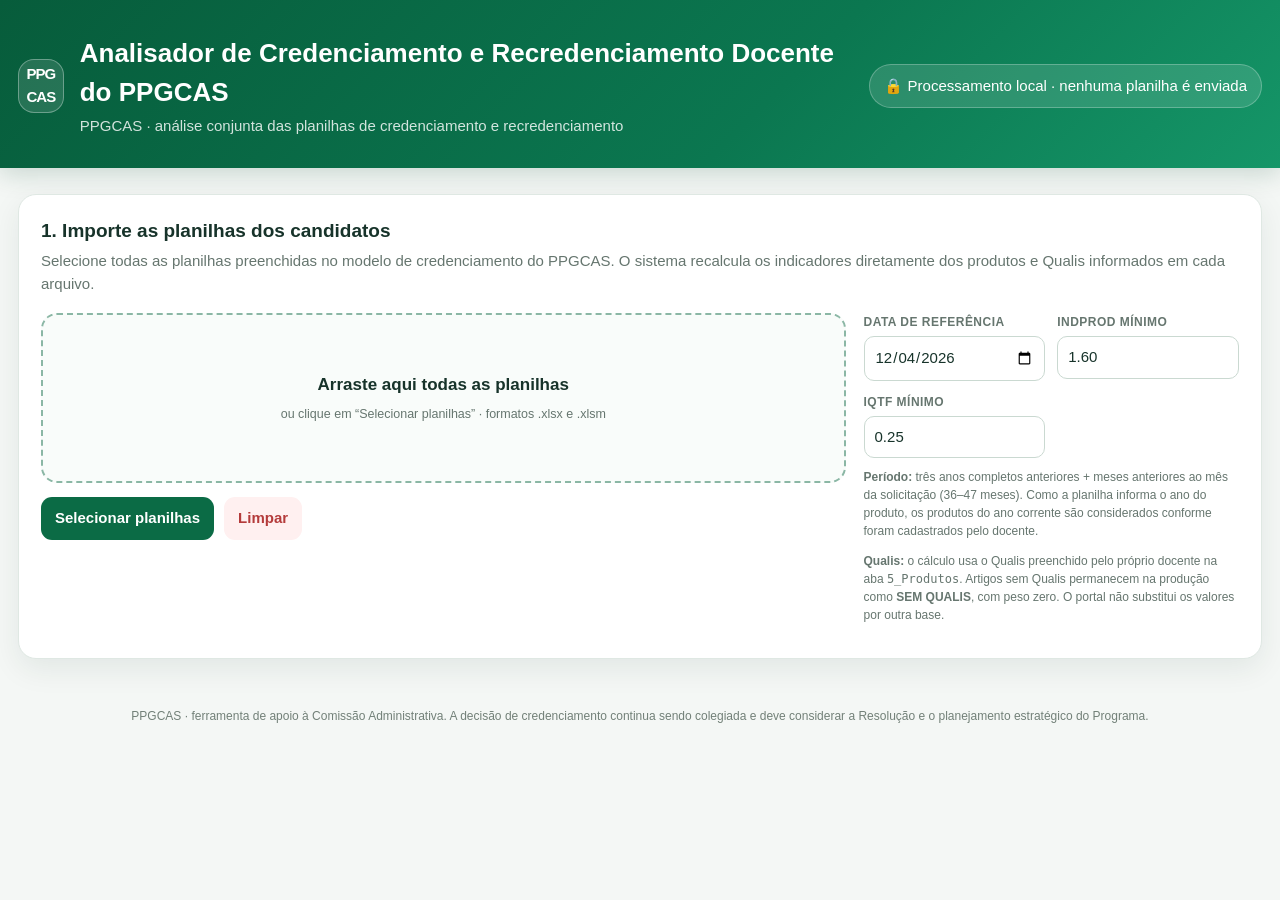
<file: index.html>
<!doctype html>
<html lang="pt-BR">
<head>
  <meta charset="utf-8" />
  <meta name="viewport" content="width=device-width,initial-scale=1" />
  <title>PPGCAS · Analisador de Credenciamento e Recredenciamento Docente</title>
  <link rel="stylesheet" href="css/styles.css" />
</head>
<body>
  <header class="topbar">
    <div class="wrap header-grid">
      <div class="brand">
        <div class="logo">PPG<br>CAS</div>
        <div><h1>Analisador de Credenciamento e Recredenciamento Docente do PPGCAS</h1><p>PPGCAS · análise conjunta das planilhas de credenciamento e recredenciamento</p></div>
      </div>
      <div class="privacy">🔒 Processamento local · nenhuma planilha é enviada</div>
    </div>
  </header>

  <main class="wrap">
    <section class="card panel upload-panel">
      <h2>1. Importe as planilhas dos candidatos</h2>
      <p class="sub">Selecione todas as planilhas preenchidas no modelo de credenciamento do PPGCAS. O sistema recalcula os indicadores diretamente dos produtos e Qualis informados em cada arquivo.</p>
      <div class="upload-grid">
        <div>
          <div id="dropzone" class="dropzone">
            <div><strong>Arraste aqui todas as planilhas</strong><small>ou clique em “Selecionar planilhas” · formatos .xlsx e .xlsm</small></div>
          </div>
          <input id="files" type="file" multiple accept=".xlsx,.xlsm" hidden />
          <div class="actions">
            <button id="choose" class="btn primary">Selecionar planilhas</button>
            <button id="clear" class="btn danger">Limpar</button>
          </div>
          <div id="fileList" class="file-list"></div>
        </div>
        <div>
          <div class="config">
            <div class="field"><label>Data de referência</label><input id="refDate" type="date"></div>
            <div class="field"><label>IndProd mínimo</label><input id="minIndProd" type="number" min="0" step="0.05" value="1.60"></div>
            <div class="field"><label>IQTF mínimo</label><input id="minIQTF" type="number" min="0" step="0.01" value="0.25"></div>
          </div>
          <p class="note"><b>Período:</b> três anos completos anteriores + meses anteriores ao mês da solicitação (36–47 meses). Como a planilha informa o ano do produto, os produtos do ano corrente são considerados conforme foram cadastrados pelo docente.</p>
          <p class="note"><b>Qualis:</b> o cálculo usa o Qualis preenchido pelo próprio docente na aba <code>5_Produtos</code>. Artigos sem Qualis permanecem na produção como <b>SEM QUALIS</b>, com peso zero. O portal não substitui os valores por outra base.</p>
        </div>
      </div>
    </section>

    <section id="results" class="hidden">
      <div class="kpis">
        <div class="card kpi"><span>Candidatos</span><b id="kCandidates">0</b><small>planilhas válidas</small></div>
        <div class="card kpi"><span>Sem pendência</span><b id="kEligible">0</b><small>critérios mensuráveis</small></div>
        <div class="card kpi"><span>Mediana IndProd</span><b id="kMedian">0,00</b><small>grupo analisado</small></div>
        <div class="card kpi"><span>Mediana IQTF</span><b id="kIQTF">0,00</b><small>grupo analisado</small></div>
        <div class="card kpi"><span>Projetos informados</span><b id="kFunding">R$ 0</b><small>recursos declarados</small></div>
      </div>

      <section class="card panel weights-panel">
        <h2>2. Critérios do escore comparativo</h2>
        <p class="sub">O escore abaixo é um recurso de apoio à decisão e <b>não faz parte da Resolução</b>. Altere os pesos conforme a estratégia do PPGCAS. A elegibilidade regulamentar permanece separada.</p>
        <div class="weights">
          <div class="field"><label>Qualidade Qualis (%)</label><input class="weight" id="wQualis" type="number" min="0" value="75"></div>
          <div class="field"><label>IndProd (%)</label><input class="weight" id="wInd" type="number" min="0" value="10"></div>
          <div class="field"><label>Orientações (%)</label><input class="weight" id="wOrient" type="number" min="0" value="10"></div>
          <div class="field"><label>Projetos/captação (%)</label><input class="weight" id="wProj" type="number" min="0" value="3"></div>
          <div class="field"><label>IQTF (%)</label><input class="weight" id="wIQTF" type="number" min="0" value="2"></div>
        </div>
        <p class="note"><b>Normalização do escore:</b> Qualidade Qualis já está em 0–100 (% do IndProd proveniente de A1–A4). O IndProdScore mantém a referência atual: IndProd mínimo = 50 pontos e 2× o mínimo = 100. IQTF e Orientações são normalizados por <b>X/Xmáx × 100</b> dentro do grupo analisado. Projetos e captação também são normalizados pelo maior valor do grupo; a captação usa log(1+R$) antes da normalização para reduzir o efeito de valores extremos. Os pesos informados são normalizados automaticamente pela soma.</p>
      </section>

      <section class="card panel">
        <div class="toolbar">
          <div class="left">
            <div><h2 style="margin:0">3. Ranking e qualificação</h2><p class="sub" style="margin:3px 0 0">Marque os docentes que pretende selecionar/incluir. A mesma seleção será usada nas projeções dos painéis 4 e 5 e na comparação detalhada.</p></div>
          </div>
          <div class="right">
            <div class="field"><label>Ordenar por</label><select id="sortBy"><option value="score">Escore comparativo</option><option value="indProd">IndProd</option><option value="qualisQuality">Qualidade Qualis</option><option value="iqtf">IQTF</option><option value="funding">Captação</option></select></div>
            <button id="exportCsv" class="btn blue">Exportar CSV</button>
            <button id="print" class="btn">Imprimir / PDF</button>
          </div>
        </div>
        <div class="table-wrap">
          <table id="rankingTable">
            <thead><tr>
              <th class="select-col">Selecionados</th><th>#</th><th>Docente</th><th>Situação</th><th>Pendências</th><th>Escore</th><th>Qualificação</th>
              <th class="num">IndProd</th><th class="num">IndArt</th><th class="num" title="Percentual do IndProd total proveniente de artigos A1–A4">A1–A4<br><small>% IndProd</small></th><th class="num">Qualis médio</th><th class="num">IQTF</th><th class="num">Titulados</th><th class="num">Projetos</th><th class="num">Captação</th>
            </tr></thead><tbody></tbody>
          </table>
        </div>
      </section>

      <div class="charts">
        <section class="card chart-card"><h3>IndProd por docente</h3><canvas id="chartIndProd" width="900" height="320"></canvas></section>
        <section class="card chart-card"><h3>Distribuição Qualis dos artigos</h3><canvas id="chartQualis" width="620" height="320"></canvas></section>
        <section class="card chart-card wide"><h3>Docentes × Qualis dos artigos</h3><canvas id="chartQualisHeatmap" width="1100" height="420"></canvas></section>
        <section class="card chart-card wide"><h3>Produção com discentes × Qualis dos artigos</h3><canvas id="chartStudentQualisHeatmap" width="1100" height="420"></canvas></section>
        <section class="card chart-card wide"><h3>Produção por linha de pesquisa × Qualis</h3><canvas id="chartLineQualis" width="1250" height="460"></canvas></section>
        <section class="card chart-card wide"><h3>Áreas do título de doutorado dos candidatos</h3><canvas id="chartDoctorateArea" width="1050" height="420"></canvas></section>
        <section class="card chart-card"><h3>Orientandos e titulados</h3><canvas id="chartOrientacaoHeatmap" width="700" height="420"></canvas></section>
        <section class="card chart-card"><h3>Projetos e valores</h3><canvas id="chartProjetosHeatmap" width="700" height="420"></canvas></section>
      </div>

      <section id="lineImpactPanel" class="card panel" style="margin-top:20px">
        <div class="toolbar">
          <div class="left"><div><h2 style="margin:0">4. Impacto na composição das linhas de pesquisa</h2><p class="sub" style="margin:3px 0 0">Simule a entrada dos docentes marcados como “Selecionados” no ranking. Esta análise representa o equilíbrio interno das linhas do PPGCAS e não aplica os limites CAPES de 60%/80%, que são referentes à formação/titulação.</p></div></div>
          <div class="right">
            <div class="field"><label>Base atual do PPGCAS</label><select id="rosterBase"><option value="permanent">Docentes permanentes</option><option value="all">Permanentes + colaboradores</option></select></div>
          </div>
        </div>
        <div class="impact-grid"><div><h3>Composição atual</h3><div id="currentLineSummary"></div></div><div><h3>Após docentes selecionados</h3><div id="projectedLineSummary"></div></div></div>
        <p class="note">Base institucional pré-carregada a partir da página oficial “Docentes e Pesquisadores” do PPGCAS. O HHI é apresentado apenas como indicador complementar de equilíbrio entre as linhas.</p>
        <h3>Impacto individual de cada candidato</h3>
        <div class="table-wrap"><table id="lineImpactTable" style="min-width:760px"><thead><tr><th>Docente</th><th>Linha considerada</th><th class="num">Linha 1 após entrada</th><th class="num">Linha 2 após entrada</th><th>Maior proporção</th></tr></thead><tbody></tbody></table></div>
      </section>

      <section id="formationImpactPanel" class="card panel" style="margin-top:20px">
        <div class="toolbar">
          <div class="left"><div><h2 style="margin:0">5. Concentração da formação do corpo docente permanente</h2><p class="sub" style="margin:3px 0 0">Analisa a formação/titulação segundo os dois limites da Área Interdisciplinar da CAPES e permite incluir os novos docentes diretamente na projeção.</p></div></div>
          <div class="right">
            <div class="field"><label>Limite por Área disciplinar (%)</label><input id="disciplinaryLimit" type="number" min="0" max="100" step="1" value="60"></div>
            <div class="field"><label>Limite por Grande Área (%)</label><input id="greatAreaLimit" type="number" min="0" max="100" step="1" value="80"></div>
          </div>
        </div>
        <p class="note"><b>CAPES:</b> até 60% dos docentes permanentes podem ter formação/titulação em Áreas disciplinares abrangidas por outra Área de Avaliação, diferente da Interdisciplinar; e até 80% em uma única Grande Área, diferente da Multidisciplinar. Os dois limiares acima são editáveis para permitir atualização futura.</p>
        <div class="impact-grid"><div><h3>Base atual classificada</h3><div id="currentFormationSummary"></div></div><div><h3>Após inclusões</h3><div id="projectedFormationSummary"></div></div></div>

        <div class="formation-admin-link">
          <div style="min-width:0;flex:1"><b>Formação dos docentes permanentes atuais</b><p class="note">A classificação institucional é lida diretamente de <code>data/formacao_docentes.csv</code> sempre que o analisador inicia. A leitura é feita sem cache.</p><p id="formationStorageStatus" class="note" style="margin-bottom:0"></p></div>
          <div class="actions" style="margin-top:0"><button id="reloadFormationCsv" class="btn" type="button">Recarregar base agora</button><button id="openFormationCsvLocal" class="btn" type="button">Abrir CSV local</button><a class="btn blue" href="formacao.html">Editar base de formação</a><input id="formationCsvLocalFile" type="file" accept=".csv,text/csv" hidden></div>
        </div>

        <h3>Impacto individual dos candidatos na concentração da formação</h3>
        <div class="table-wrap"><table id="formationImpactTable" style="min-width:1120px"><thead><tr><th>Docente</th><th>Área do doutorado</th><th>Grande Área (CNPq)</th><th>Área (CNPq)</th><th class="num">Maior Área disciplinar</th><th class="num">Maior Grande Área</th><th>Situação</th></tr></thead><tbody></tbody></table></div>
      </section>

      <section id="comparisonPanel" class="card panel hidden" style="margin-top:20px">
        <h2>6. Comparação lado a lado</h2><p class="sub">Os valores abaixo vêm das planilhas selecionadas e dos cálculos refeitos pelo portal.</p>
        <div id="compareGrid" class="compare-grid"></div>
      </section>

      <section id="detailsPanel" style="margin-top:20px"></section>
    </section>

    <div class="footer">PPGCAS · ferramenta de apoio à Comissão Administrativa. A decisão de credenciamento continua sendo colegiada e deve considerar a Resolução e o planejamento estratégico do Programa.</div>
  </main>

  <script src="js/xlsx-lite.js"></script>
  <script src="js/docentes_atuais.js"></script>
  <script src="js/cnpq-areas.js"></script>
  <script src="js/formacao_docentes_embutida.js?v=0.3.8"></script>
  <script src="js/app.js?v=0.3.19"></script>
</body>
</html>
</file>
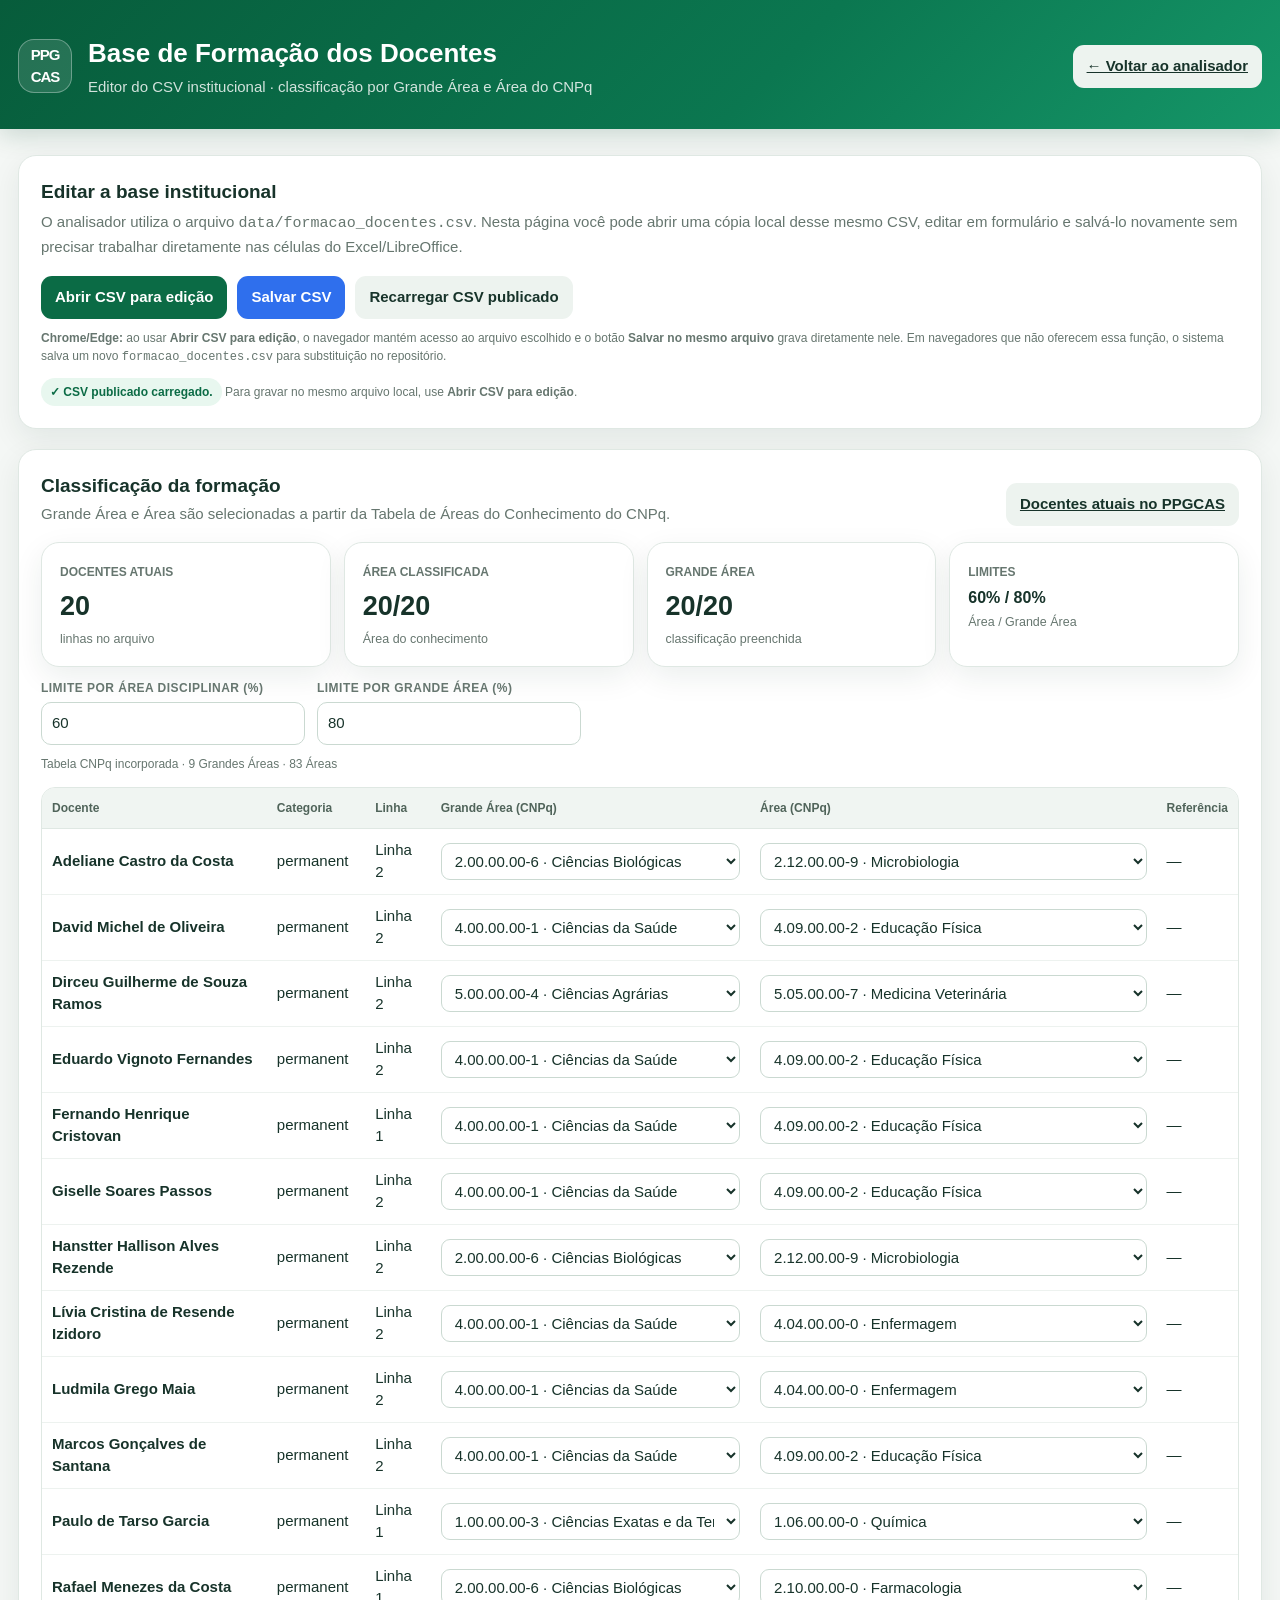
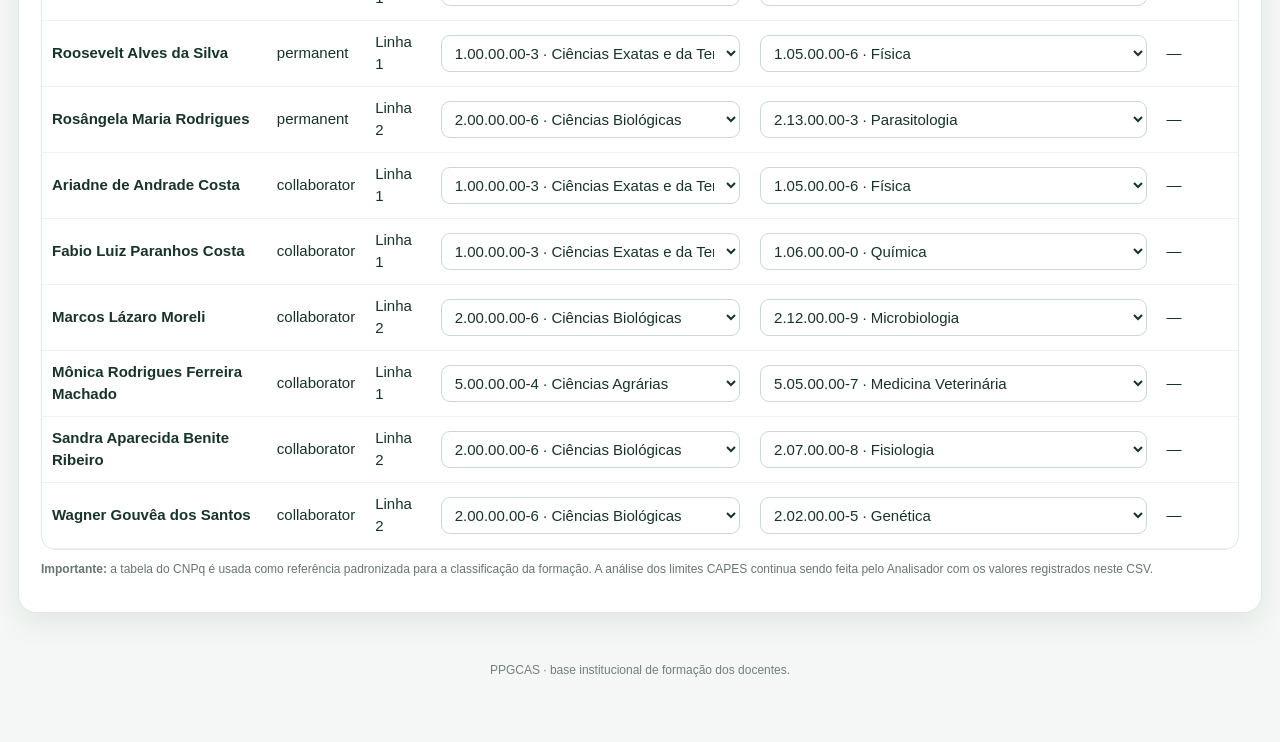
<file: formacao.html>
<!doctype html>
<html lang="pt-BR">
<head>
  <meta charset="utf-8" />
  <meta name="viewport" content="width=device-width,initial-scale=1" />
  <title>PPGCAS · Base de Formação dos Docentes</title>
  <link rel="stylesheet" href="css/styles.css" />
</head>
<body>
  <header class="topbar">
    <div class="wrap header-grid">
      <div class="brand">
        <div class="logo">PPG<br>CAS</div>
        <div><h1>Base de Formação dos Docentes</h1><p>Editor do CSV institucional · classificação por Grande Área e Área do CNPq</p></div>
      </div>
      <a class="btn" href="index.html">← Voltar ao analisador</a>
    </div>
  </header>

  <main class="wrap">
    <section class="card panel">
      <h2>Editar a base institucional</h2>
      <p class="sub">O analisador utiliza o arquivo <code>data/formacao_docentes.csv</code>. Nesta página você pode abrir uma cópia local desse mesmo CSV, editar em formulário e salvá-lo novamente sem precisar trabalhar diretamente nas células do Excel/LibreOffice.</p>
      <div class="actions">
        <button id="openCsv" class="btn primary" type="button">Abrir CSV para edição</button>
        <button id="saveCsv" class="btn blue" type="button">Salvar CSV</button>
        <button id="reloadPublished" class="btn" type="button">Recarregar CSV publicado</button>
        <a id="githubFileLink" class="btn hidden" target="_blank" rel="noopener">Ver arquivo no GitHub</a>
      </div>
      <input id="fallbackFile" type="file" accept=".csv,text/csv" hidden>
      <p class="note"><b>Chrome/Edge:</b> ao usar <b>Abrir CSV para edição</b>, o navegador mantém acesso ao arquivo escolhido e o botão <b>Salvar no mesmo arquivo</b> grava diretamente nele. Em navegadores que não oferecem essa função, o sistema salva um novo <code>formacao_docentes.csv</code> para substituição no repositório.</p>
      <div id="csvStatus" class="note">Carregando a base…</div>
    </section>

    <section class="card panel">
      <div class="toolbar">
        <div class="left"><div><h2 style="margin:0">Classificação da formação</h2><p class="sub" style="margin:3px 0 0">Grande Área e Área são selecionadas a partir da Tabela de Áreas do Conhecimento do CNPq.</p></div></div>
        <div class="right"><a class="btn" target="_blank" rel="noopener" href="https://ppgcas.ufj.edu.br/docentes-e-pesquisadores/">Docentes atuais no PPGCAS</a></div>
      </div>

      <div class="kpis admin-kpis">
        <div class="card kpi"><span>Docentes atuais</span><b id="kCurrent">0</b><small>linhas no arquivo</small></div>
        <div class="card kpi"><span>Área classificada</span><b id="kArea">0/0</b><small>Área do conhecimento</small></div>
        <div class="card kpi"><span>Grande Área</span><b id="kGreat">0/0</b><small>classificação preenchida</small></div>
        <div class="card kpi"><span>Limites</span><b id="kLimits" style="font-size:16px">60% / 80%</b><small>Área / Grande Área</small></div>
      </div>

      <div class="config formation-limits">
        <div class="field"><label>Limite por Área disciplinar (%)</label><input id="limitArea" type="number" min="0" max="100" step="1" value="60"></div>
        <div class="field"><label>Limite por Grande Área (%)</label><input id="limitGreat" type="number" min="0" max="100" step="1" value="80"></div>
      </div>
      <p id="cnpqInfo" class="note"></p>

      <div class="table-wrap">
        <table id="formationCsvTable" style="min-width:1180px">
          <thead><tr><th>Docente</th><th>Categoria</th><th>Linha</th><th>Grande Área (CNPq)</th><th>Área (CNPq)</th><th>Referência</th></tr></thead>
          <tbody></tbody>
        </table>
      </div>
      <p class="note"><b>Importante:</b> a tabela do CNPq é usada como referência padronizada para a classificação da formação. A análise dos limites CAPES continua sendo feita pelo Analisador com os valores registrados neste CSV.</p>
    </section>

    <div class="footer">PPGCAS · base institucional de formação dos docentes.</div>
  </main>
  <script src="js/cnpq-areas.js"></script>
  <script src="js/formacao_docentes_embutida.js?v=0.3.8"></script>
  <script src="js/formacao-csv-view.js?v=0.3.8"></script>
</body>
</html>
</file>
<file: css/styles.css>
:root{
  --green:#0b6b45; --green2:#0e8a59; --green3:#eaf6f0; --ink:#17332a; --muted:#66766f;
  --line:#dfe8e3; --bg:#f4f7f5; --card:#fff; --blue:#2f6fed; --amber:#b7791f; --red:#b43b3b;
  --shadow:0 10px 30px rgba(18,52,39,.08); --radius:18px;
}
*{box-sizing:border-box}
html{scroll-behavior:smooth}
body{margin:0;background:var(--bg);color:var(--ink);font:15px/1.5 Inter,ui-sans-serif,-apple-system,BlinkMacSystemFont,"Segoe UI",Roboto,Arial,sans-serif}
button,input,select{font:inherit}
button{cursor:pointer}
.topbar{background:linear-gradient(135deg,#075c3b,#0b7750 60%,#159668);color:#fff;padding:34px 0 30px;box-shadow:0 6px 24px rgba(6,70,46,.18)}
.wrap{width:min(1440px,calc(100% - 36px));margin:auto}
.brand{display:flex;align-items:center;gap:16px}
.logo{width:54px;height:54px;border-radius:16px;border:1px solid rgba(255,255,255,.32);display:grid;place-items:center;font-weight:900;letter-spacing:-1px;background:rgba(255,255,255,.12)}
.brand h1{font-size:26px;margin:0 0 3px}.brand p{margin:0;color:rgba(255,255,255,.82)}
.header-grid{display:flex;justify-content:space-between;gap:24px;align-items:center}
.privacy{background:rgba(255,255,255,.13);border:1px solid rgba(255,255,255,.25);padding:10px 14px;border-radius:999px;white-space:nowrap}
main{padding:26px 0 56px}
.card{background:var(--card);border:1px solid var(--line);border-radius:var(--radius);box-shadow:var(--shadow)}
.panel{padding:22px;margin-bottom:20px}.panel h2{font-size:19px;margin:0 0 5px}.panel .sub{color:var(--muted);margin:0 0 18px}
.upload-grid{display:grid;grid-template-columns:minmax(0,1.5fr) minmax(300px,.7fr);gap:18px}
.dropzone{min-height:170px;border:2px dashed #8bb7a5;border-radius:16px;background:#f9fcfa;display:flex;align-items:center;justify-content:center;text-align:center;padding:24px;transition:.2s}
.dropzone.drag{border-color:var(--green2);background:var(--green3);transform:translateY(-1px)}
.dropzone strong{display:block;font-size:17px;margin-bottom:4px}.dropzone small{color:var(--muted)}
.actions{display:flex;gap:10px;flex-wrap:wrap;margin-top:14px}
.btn{border:0;border-radius:11px;padding:10px 14px;font-weight:700;background:#edf3ef;color:var(--ink)}
.btn.primary{background:var(--green);color:#fff}.btn.blue{background:var(--blue);color:#fff}.btn.danger{background:#fff0f0;color:var(--red)}
.btn:hover{filter:brightness(.98);transform:translateY(-1px)}
.config{display:grid;grid-template-columns:1fr 1fr;gap:12px}.field label{font-size:12px;font-weight:800;color:var(--muted);display:block;margin-bottom:5px;text-transform:uppercase;letter-spacing:.04em}
.field input,.field select{width:100%;border:1px solid #cad9d1;background:#fff;border-radius:10px;padding:9px 10px;color:var(--ink)}
.note{font-size:12px;color:var(--muted);margin-top:10px}.badge{display:inline-flex;align-items:center;gap:6px;border-radius:999px;padding:5px 9px;font-size:12px;font-weight:800}
.badge.ok{background:#e8f7ef;color:#0b6b45}.badge.warn{background:#fff6df;color:#8b5c10}.badge.no{background:#fdecec;color:#a83333}.badge.info{background:#eaf0ff;color:#315bb5}.badge.neutral{background:#edf1ef;color:#53615b}
.file-list{margin-top:14px;display:grid;gap:8px}.file-row{border:1px solid var(--line);border-radius:12px;padding:10px 12px;display:flex;align-items:center;justify-content:space-between;gap:12px;background:#fff}.file-row .meta{min-width:0}.file-row strong{display:block;white-space:nowrap;overflow:hidden;text-overflow:ellipsis}.file-row small{color:var(--muted)}
.kpis{display:grid;grid-template-columns:repeat(5,minmax(0,1fr));gap:13px;margin:20px 0}.kpi{padding:17px 18px}.kpi span{color:var(--muted);font-size:12px;font-weight:800;text-transform:uppercase}.kpi b{display:block;font-size:27px;margin-top:4px}.kpi small{color:var(--muted)}
.toolbar{display:flex;justify-content:space-between;align-items:end;gap:14px;flex-wrap:wrap}.toolbar .left,.toolbar .right{display:flex;gap:10px;align-items:end;flex-wrap:wrap}
.table-wrap{overflow:auto;border:1px solid var(--line);border-radius:14px;margin-top:14px;background:#fff}
table{width:100%;border-collapse:collapse;min-width:1180px}th{position:sticky;top:0;background:#f0f5f2;text-align:left;font-size:12px;color:#50645a;padding:11px 10px;border-bottom:1px solid var(--line);white-space:nowrap}td{padding:10px;border-bottom:1px solid #edf2ef;vertical-align:middle}tbody tr:hover{background:#f9fcfa}.num{text-align:right;font-variant-numeric:tabular-nums}.rank{font-weight:900;color:var(--green)}
.score{font-weight:900;font-size:16px}.candidate{font-weight:800;max-width:240px}.tiny{font-size:12px;color:var(--muted)}
.bar{height:7px;background:#e7eeea;border-radius:999px;overflow:hidden;min-width:90px}.bar>i{display:block;height:100%;background:linear-gradient(90deg,var(--green),#36ad79);border-radius:999px}
.charts{display:grid;grid-template-columns:1.25fr .75fr;gap:18px;margin-top:20px}.chart-card{padding:18px}.chart-card.wide{grid-column:1 / -1}.chart-card h3{margin:0 0 12px;font-size:16px}canvas{width:100%;height:280px;display:block}
.weights{display:grid;grid-template-columns:repeat(5,1fr);gap:10px;margin-top:12px}.weights .field input{text-align:center}
.compare-grid{display:grid;grid-template-columns:repeat(4,minmax(0,1fr));gap:12px;margin-top:14px}.compare-card{padding:16px;border:1px solid var(--line);border-radius:14px;background:#fff}.compare-card h4{margin:0 0 8px}.metric{display:flex;justify-content:space-between;gap:12px;padding:6px 0;border-bottom:1px dashed #e5ece8}.metric:last-child{border:0}.metric span{color:var(--muted)}
.details{margin-top:20px}.details summary{cursor:pointer;font-weight:900;padding:15px 18px}.details[open] summary{border-bottom:1px solid var(--line)}.detail-body{padding:18px}.detail-grid{display:grid;grid-template-columns:1fr 1fr;gap:18px}.criterion{display:flex;justify-content:space-between;gap:16px;padding:9px 0;border-bottom:1px solid #edf2ef}.criterion:last-child{border:0}.qualis-grid{display:grid;grid-template-columns:repeat(8,1fr);gap:6px;margin:12px 0}.qbox{text-align:center;padding:8px 4px;border-radius:8px;background:#f1f5f3}.qbox b{display:block;font-size:17px}.qbox small{color:var(--muted)}
.warn-list{margin:8px 0 0;padding-left:18px;color:#76551b}.empty{text-align:center;padding:42px;color:var(--muted)}
.footer{color:#728078;text-align:center;font-size:12px;padding:28px 0 10px}
.hidden{display:none!important}
@media(max-width:1050px){.kpis{grid-template-columns:repeat(3,1fr)}.charts,.upload-grid,.detail-grid,.impact-grid{grid-template-columns:1fr}.weights{grid-template-columns:repeat(3,1fr)}.compare-grid{grid-template-columns:repeat(2,1fr)}}
@media(max-width:680px){.wrap{width:min(100% - 20px,1440px)}.header-grid{align-items:flex-start;flex-direction:column}.privacy{white-space:normal}.kpis{grid-template-columns:1fr 1fr}.config,.weights,.compare-grid,.composition{grid-template-columns:1fr 1fr}.brand h1{font-size:21px}.panel{padding:16px}}
@media print{body{background:#fff}.topbar{padding:18px 0}.upload-panel,.toolbar .right,.actions,.weights-panel,.file-list,.privacy{display:none!important}.card{box-shadow:none}.table-wrap{overflow:visible}table{min-width:0;font-size:10px}.charts{page-break-before:always}canvas{height:230px}.details{page-break-inside:avoid}}

.impact-grid{display:grid;grid-template-columns:1fr 1fr;gap:18px;margin:16px 0}.impact-grid h3{margin:0 0 8px;font-size:15px}.composition{display:grid;grid-template-columns:repeat(4,minmax(0,1fr));gap:8px}.composition>div{background:#f5f8f6;border:1px solid var(--line);border-radius:12px;padding:12px;text-align:center}.composition b{display:block;font-size:20px}.composition small{color:var(--muted);font-size:11px}.balance{padding:10px 12px;border-radius:11px;font-size:13px;margin:10px 0 0}.balance.ok{background:#e8f7ef;color:#0b6b45}.balance.no{background:#fdecec;color:#a83333}.line-assignment{border:1px solid #cad9d1;background:#fff;border-radius:9px;padding:7px 8px;color:var(--ink);min-width:160px}

.formation-config{margin:18px 0;border:1px solid var(--line);border-radius:14px;background:#fbfdfc}
.formation-config summary{cursor:pointer;font-weight:800;padding:13px 15px}
.formation-config[open] summary{border-bottom:1px solid var(--line)}
.formation-config>p,.formation-config>.table-wrap{margin-left:14px;margin-right:14px}
.compact-input{width:100%;min-width:170px;border:1px solid #cad9d1;background:#fff;border-radius:8px;padding:7px 8px;color:var(--ink);font:inherit}
.balance .badge{margin-right:6px;margin-bottom:4px}
.formation-admin-link{display:flex;align-items:center;justify-content:space-between;gap:18px;margin:16px 0;padding:14px 16px;border:1px solid var(--line);border-radius:14px;background:#f9fcfa}.formation-admin-link .note{margin:3px 0 0}.formation-admin-link .btn{white-space:nowrap;text-decoration:none}@media(max-width:760px){.formation-admin-link{align-items:flex-start;flex-direction:column}.formation-admin-link .btn{white-space:normal}}
.admin-kpis{grid-template-columns:repeat(4,minmax(0,1fr));margin:16px 0 4px}.admin-github-grid{display:grid;grid-template-columns:repeat(4,minmax(0,1fr));gap:12px}.github-save code{word-break:break-word}.github-save .actions{margin-top:14px}.github-save #saveStatus{margin-top:12px}@media(max-width:980px){.admin-github-grid{grid-template-columns:1fr 1fr}.admin-kpis{grid-template-columns:1fr 1fr}}@media(max-width:620px){.admin-github-grid,.admin-kpis{grid-template-columns:1fr}}
.formation-select{min-width:250px;width:100%;border:1px solid #cad9d1;background:#fff;border-radius:9px;padding:8px 9px;color:var(--ink)}
.formation-limits{max-width:540px;margin:12px 0 4px}
#formationCsvTable td:nth-child(4),#formationCsvTable td:nth-child(5){min-width:280px}

.formation-dist{margin-top:14px;border:1px solid var(--line);border-radius:13px;padding:12px;background:#fbfdfc}
.formation-dist-head{display:flex;justify-content:space-between;gap:12px;align-items:center;margin-bottom:8px}
.formation-dist-head h4{margin:0;font-size:14px}.formation-dist-head span{font-size:11px;color:var(--muted);white-space:nowrap}
.formation-dist-row{display:grid;grid-template-columns:minmax(130px,1.25fr) minmax(90px,1fr) minmax(96px,.55fr);gap:10px;align-items:center;padding:7px 0;border-top:1px solid #edf2ef}
.formation-dist-row:first-of-type{border-top:0}.formation-dist-label{min-width:0}.formation-dist-label b{display:block;font-size:12px;white-space:normal}.formation-dist-label small{display:block;color:var(--muted);font-size:10px}
.formation-dist-bar{height:8px;background:#e7eeea;border-radius:999px;overflow:hidden}.formation-dist-bar i{display:block;height:100%;background:linear-gradient(90deg,var(--green),#36ad79);border-radius:999px}
.formation-dist-pct{display:flex;align-items:center;justify-content:flex-end;gap:6px}.formation-dist-pct b{font-variant-numeric:tabular-nums}
@media(max-width:680px){.formation-dist-head{align-items:flex-start;flex-direction:column}.formation-dist-head span{white-space:normal}.formation-dist-row{grid-template-columns:1fr 80px}.formation-dist-bar{grid-column:1 / -1;grid-row:2}.formation-dist-pct{grid-column:2;grid-row:1}}

.formation-selector{margin:14px 0 18px;padding:14px;border:1px solid var(--line);border-radius:14px;background:#fbfdfc}
.formation-select-toolbar{display:flex;justify-content:space-between;gap:12px;align-items:center;flex-wrap:wrap;margin-bottom:10px}
.formation-candidate-list{display:grid;grid-template-columns:repeat(auto-fit,minmax(260px,1fr));gap:8px}
.formation-candidate-item{display:flex;gap:10px;align-items:flex-start;border:1px solid var(--line);border-radius:10px;padding:9px 10px;background:#fff}
.formation-candidate-item input{margin-top:3px}
.formation-candidate-item span{min-width:0}.formation-candidate-item b{display:block}.formation-candidate-item small{display:block;color:var(--muted);font-size:12px;margin-top:2px}
.formation-projection-picker{margin:0 0 14px;padding:12px;border:1px solid var(--line);border-radius:13px;background:#f9fcfa}
.formation-projection-head{display:flex;justify-content:space-between;gap:12px;align-items:center;margin-bottom:2px}
.formation-projection-head span{font-size:12px;color:var(--muted);font-weight:700}
.formation-candidate-item.projection-item{align-items:center;cursor:pointer}
.formation-candidate-item.projection-item em{margin-left:auto;font-style:normal;font-size:11px;font-weight:800;color:var(--green);text-transform:uppercase;letter-spacing:.04em}
.formation-candidate-item.projection-item:has(input:checked){border-color:#8bb7a5;background:var(--green3)}
@media(max-width:680px){.formation-projection-head{align-items:flex-start;flex-direction:column}.formation-candidate-item.projection-item em{display:none}}

/* Coluna compacta de seleção no ranking */
#rankingTable th.select-col,
#rankingTable th:first-child,
#rankingTable td:first-child{
  width:54px;
  min-width:54px;
  max-width:54px;
  text-align:center;
  padding-left:4px;
  padding-right:4px;
}
#rankingTable th.select-col{
  white-space:normal;
  overflow-wrap:anywhere;
  font-size:9px;
  line-height:1.05;
  letter-spacing:0;
}
#rankingTable td:first-child input[type="checkbox"]{
  margin:0;
}
</file>
